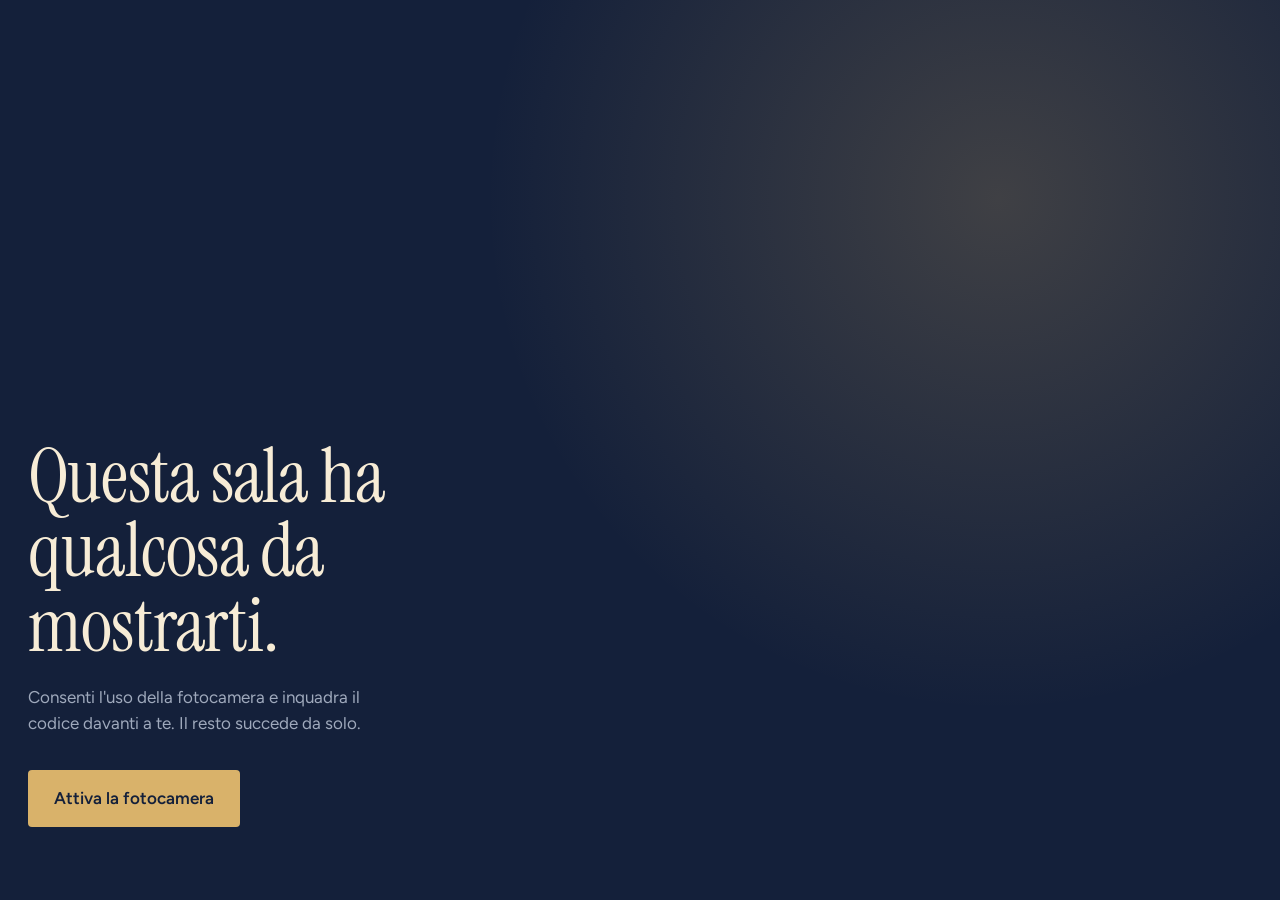
<file: index.html>
<!doctype html>
<html lang="it">
<head>
  <meta charset="utf-8">
  <meta name="viewport" content="width=device-width, initial-scale=1, viewport-fit=cover">
  <meta name="theme-color" content="#14203A">
  <title>La sala</title>
  <link rel="preload" href="fonts/instrument-serif-latin-400-normal.woff2" as="font" type="font/woff2" crossorigin>
  <link rel="stylesheet" href="css/style.css">
</head>
<body>
  <div id="stage">
    <video id="video" playsinline muted autoplay></video>
    <canvas id="gl"></canvas>
  </div>
  <div id="veil"></div>

  <section id="intro">
    <p class="posto" id="posto"></p>
    <h1 id="titolo">Questa sala ha qualcosa da mostrarti.</h1>
    <p class="guida">Consenti l'uso della fotocamera e inquadra il codice davanti a te. Il resto succede da solo.</p>
    <button id="avvia" type="button">Attiva la fotocamera</button>
    <p class="errore" id="errore" role="alert"></p>
  </section>

  <div id="hint" aria-live="polite"></div>
  <div id="conn" data-stato="attesa">In collegamento</div>

  <script src="config.js"></script>
  <script src="vendor/jsQR.js"></script>
  <script src="vendor/mqtt.min.js"></script>
  <script type="module" src="js/app.js"></script>
</body>
</html>
</file>
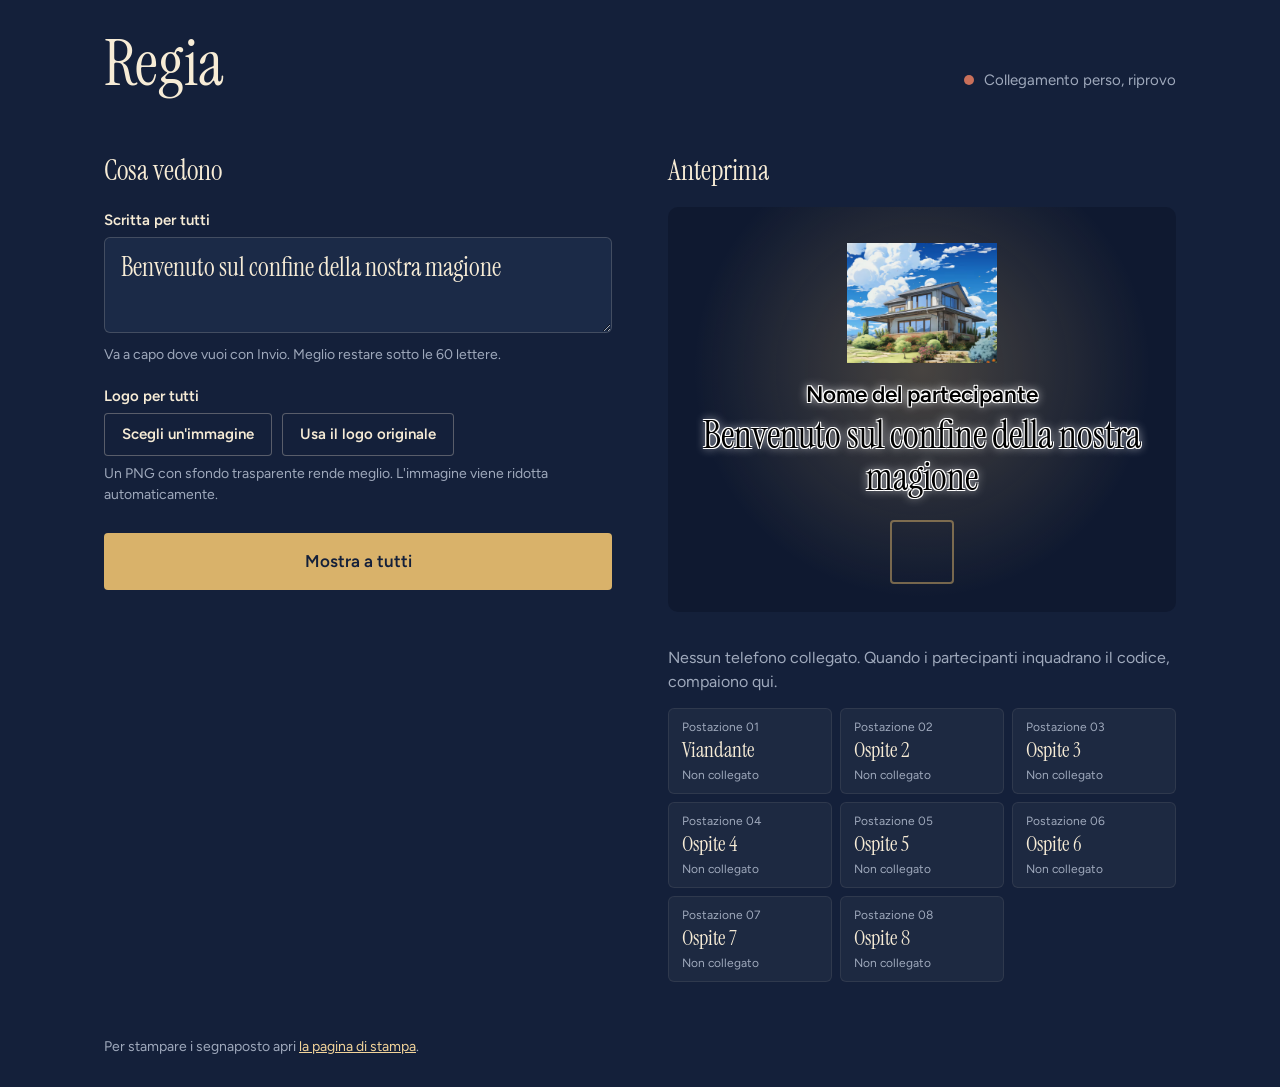
<file: regia.html>
<!doctype html>
<html lang="it">
<head>
  <meta charset="utf-8">
  <meta name="viewport" content="width=device-width, initial-scale=1, viewport-fit=cover">
  <meta name="theme-color" content="#14203A">
  <title>Regia della sala</title>
  <link rel="stylesheet" href="css/style.css">
  <style>
    body { overflow: auto; }
    .regia {
      display: grid; grid-template-columns: minmax(0, 1fr) minmax(0, 1fr); gap: 56px;
      padding: max(32px, env(safe-area-inset-top)) clamp(20px, 5vw, 64px) max(32px, env(safe-area-inset-bottom));
      max-width: 1200px; margin: 0 auto;
    }
    header { grid-column: 1 / -1; display: flex; align-items: baseline; justify-content: space-between; gap: 20px; flex-wrap: wrap; }
    h1 { font-family: var(--serif); font-weight: 400; font-size: clamp(40px, 6vw, 64px); line-height: 1; }
    h2 { font-family: var(--serif); font-weight: 400; font-size: 28px; margin-bottom: 18px; }
    .stato { display: flex; align-items: center; gap: 10px; font-size: 15px; color: var(--nebbia); }
    .stato::before { content: ""; width: 10px; height: 10px; border-radius: 50%; background: #8A8F99; }
    .stato[data-stato="on"]::before { background: var(--ottone); box-shadow: 0 0 12px var(--ottone); }
    .stato[data-stato="off"]::before { background: #C9705A; }

    label { display: block; font-weight: 600; font-size: 15px; margin: 22px 0 8px; }
    textarea {
      width: 100%; min-height: 96px; resize: vertical; padding: 14px 16px;
      font: 400 26px/1.2 var(--serif); color: var(--avorio);
      background: var(--inchiostro-2); border: 1px solid rgba(247, 236, 214, 0.18); border-radius: 6px;
    }
    textarea:focus-visible, button:focus-visible, .file:focus-within { outline: 2px solid var(--ottone); outline-offset: 2px; }
    .aiuto { font-size: 14px; color: var(--nebbia); margin-top: 8px; line-height: 1.45; }
    .riga { display: flex; gap: 10px; flex-wrap: wrap; align-items: center; }
    .file {
      position: relative; display: inline-flex; align-items: center; cursor: pointer;
      font: 600 15px/1 var(--sans); padding: 14px 18px; border-radius: 4px;
      box-shadow: inset 0 0 0 1px rgba(247, 236, 214, 0.3);
    }
    .file input { position: absolute; inset: 0; opacity: 0; cursor: pointer; }
    button { font: 600 15px/1 var(--sans); cursor: pointer; border: 0; border-radius: 4px; padding: 14px 18px; }
    button.secondario { background: transparent; color: var(--avorio); box-shadow: inset 0 0 0 1px rgba(247, 236, 214, 0.3); }
    button.primario { width: 100%; margin-top: 28px; padding: 20px; font-size: 17px; background: var(--ottone); color: var(--inchiostro); }
    button:disabled { opacity: 0.45; cursor: default; }
    .esito { min-height: 1.4em; margin-top: 12px; font-size: 15px; color: var(--ottone-chiaro); }
    .esito.errore { color: #F5B4A0; }

    /* Anteprima: come appare sopra il segnaposto */
    .anteprima {
      border-radius: 10px; padding: 36px 24px 28px; text-align: center;
      background: radial-gradient(circle at 50% 40%, rgba(217, 178, 106, 0.28), transparent 65%), #0F1930;
    }
    .anteprima img { max-width: 60%; max-height: 120px; object-fit: contain; display: block; margin: 0 auto 18px; }
    .anteprima .nome { font-weight: 500; font-size: 15px; color: var(--ottone-chiaro); margin-bottom: 6px; }
    .anteprima .testo { font-family: var(--serif); font-size: 32px; line-height: 1.1; white-space: pre-line; text-shadow: 0 0 18px rgba(217, 178, 106, 0.6); }
    .anteprima .qr { width: 64px; height: 64px; margin: 22px auto 0; border: 2px solid var(--ottone); border-radius: 4px; opacity: 0.5; }

    .riepilogo { font-size: 16px; line-height: 1.5; color: var(--nebbia); margin: 34px 0 14px; }
    .riepilogo strong { color: var(--avorio); font-weight: 600; }
    ul.posti { list-style: none; padding: 0; display: grid; grid-template-columns: repeat(auto-fill, minmax(140px, 1fr)); gap: 8px; }
    ul.posti li { padding: 12px 14px; border-radius: 6px; background: rgba(247, 236, 214, 0.04); box-shadow: inset 0 0 0 1px rgba(247, 236, 214, 0.08); }
    ul.posti .n { font-size: 12px; color: var(--nebbia); }
    ul.posti .chi { font-family: var(--serif); font-size: 21px; margin: 2px 0 4px; }
    ul.posti .s { font-size: 12px; color: var(--nebbia); }
    ul.posti li[data-s="collegato"] { box-shadow: inset 0 0 0 1px rgba(217, 178, 106, 0.45); }
    ul.posti li[data-s="vede"] { background: rgba(217, 178, 106, 0.16); box-shadow: inset 0 0 0 1px var(--ottone); }
    ul.posti li[data-s="collegato"] .s, ul.posti li[data-s="vede"] .s { color: var(--ottone-chiaro); }
    .piede { grid-column: 1 / -1; font-size: 14px; color: var(--nebbia); }
    .piede a { color: var(--ottone-chiaro); }
    @media (max-width: 860px) { .regia { grid-template-columns: 1fr; gap: 36px; } }
  </style>
</head>
<body>
  <main class="regia">
    <header>
      <h1>Regia</h1>
      <div class="stato" id="stato" data-stato="attesa">In collegamento alla sala</div>
    </header>

    <section aria-labelledby="t-cont">
      <h2 id="t-cont">Cosa vedono</h2>
      <label for="testo">Scritta per tutti</label>
      <textarea id="testo" maxlength="120"></textarea>
      <p class="aiuto">Va a capo dove vuoi con Invio. Meglio restare sotto le 60 lettere.</p>

      <label>Logo per tutti</label>
      <div class="riga">
        <span class="file">Scegli un'immagine<input id="file" type="file" accept="image/png,image/jpeg,image/webp,image/svg+xml"></span>
        <button class="secondario" id="originale" type="button">Usa il logo originale</button>
      </div>
      <p class="aiuto">Un PNG con sfondo trasparente rende meglio. L'immagine viene ridotta automaticamente.</p>

      <button class="primario" id="pubblica" type="button">Mostra a tutti</button>
      <p class="esito" id="esito" role="status"></p>
    </section>

    <section aria-labelledby="t-ant">
      <h2 id="t-ant">Anteprima</h2>
      <div class="anteprima" aria-hidden="true">
        <img id="antLogo" alt="">
        <div class="nome">Nome del partecipante</div>
        <div class="testo" id="antTesto"></div>
        <div class="qr"></div>
      </div>
      <p class="riepilogo" id="riepilogo">Nessun telefono collegato. Quando i partecipanti inquadrano il codice, compaiono qui.</p>
      <ul class="posti" id="posti"></ul>
    </section>

    <p class="piede">Per stampare i segnaposto apri <a href="stampa.html">la pagina di stampa</a>.</p>
  </main>

  <script src="config.js"></script>
  <script src="vendor/mqtt.min.js"></script>
  <script>
    const CFG = window.SALA_CONFIG;
    const topic = k => `sala-ar/${CFG.stanza}/${k}`;
    const $ = id => document.getElementById(id);
    const testo = $('testo'), esito = $('esito');
    let logoBozza = null;       // null = logo originale del file
    let client = null;

    testo.value = CFG.testo;
    // Anteprima con gli stessi colori e proporzioni della realtà aumentata
    (() => {
      const A = CFG.aspetto || {};
      const bordo = A.contorno ? `-1px -1px 0 ${A.contorno}, 1px -1px 0 ${A.contorno}, -1px 1px 0 ${A.contorno}, 1px 1px 0 ${A.contorno}, 0 0 10px ${A.contorno}` : '';
      const t = $('antTesto'), n = document.querySelector('.anteprima .nome');
      if (A.coloreScritta) t.style.color = A.coloreScritta;
      if (A.coloreNome) n.style.color = A.coloreNome;
      if (bordo) { t.style.textShadow = bordo; n.style.textShadow = bordo; }
      t.style.fontSize = 32 * (A.grandezzaScritta || 1) * 0.8 + 'px';
      n.style.fontSize = 15 * (A.grandezzaNome || 1) + 'px';
      n.style.fontWeight = 600;
      $('antLogo').style.maxHeight = 120 * (A.grandezzaLogo || 1) + 'px';
    })();
    const aggiornaAnteprima = () => {
      $('antTesto').textContent = testo.value || ' ';
      $('antLogo').src = logoBozza || CFG.logo;
    };
    testo.addEventListener('input', aggiornaAnteprima);
    aggiornaAnteprima();

    // Riduce l'immagine per inviarla velocemente a tutti i telefoni
    $('file').addEventListener('change', e => {
      const f = e.target.files[0]; if (!f) return;
      const img = new Image();
      img.onload = () => {
        const max = 512, k = Math.min(1, max / Math.max(img.width || max, img.height || max));
        const c = document.createElement('canvas');
        c.width = Math.round((img.width || max) * k); c.height = Math.round((img.height || max) * k);
        c.getContext('2d').drawImage(img, 0, 0, c.width, c.height);
        let url = c.toDataURL('image/png');
        if (url.length > 180000) {
          const w = c.toDataURL('image/webp', 0.9);
          if (w.startsWith('data:image/webp') && w.length < url.length) url = w;
        }
        if (url.length > 180000) url = c.toDataURL('image/jpeg', 0.85); // ultimo tentativo, senza trasparenza
        logoBozza = url; aggiornaAnteprima();
        esito.className = 'esito'; esito.textContent = 'Logo pronto. Premi "Mostra a tutti" per inviarlo.';
        URL.revokeObjectURL(img.src);
      };
      img.onerror = () => { esito.className = 'esito errore'; esito.textContent = 'Questa immagine non si apre. Prova con un PNG o un JPG.'; };
      img.src = URL.createObjectURL(f);
      e.target.value = '';
    });
    $('originale').onclick = () => { logoBozza = null; aggiornaAnteprima(); esito.className = 'esito'; esito.textContent = 'Tornerà il logo originale. Premi "Mostra a tutti".'; };

    let logoInviato;
    $('pubblica').onclick = () => {
      if (!client || !client.connected) { esito.className = 'esito errore'; esito.textContent = 'Regia non collegata: controlla la rete e riprova.'; return; }
      client.publish(topic('testo'), JSON.stringify({ testo: testo.value, t: Date.now() }), { retain: true, qos: 1 });
      if (logoBozza !== logoInviato) {
        client.publish(topic('logo'), JSON.stringify({ logo: logoBozza, t: Date.now() }), { retain: true, qos: 1 });
        logoInviato = logoBozza;
      }
      esito.className = 'esito'; esito.textContent = 'Inviato. I telefoni si aggiornano in un attimo.';
    };

    // Postazioni
    const posti = $('posti');
    for (const [n, d] of Object.entries(CFG.postazioni)) {
      const li = document.createElement('li');
      li.dataset.p = n; li.dataset.s = 'assente';
      li.innerHTML = `<div class="n">Postazione ${n}</div><div class="chi"></div><div class="s">Non collegato</div>`;
      li.querySelector('.chi').textContent = d.nome;
      posti.appendChild(li);
    }
    const presenze = new Map();
    setInterval(() => {
      const ora = Date.now();
      for (const [id, v] of presenze) if (ora - v.t > 12000) presenze.delete(id);
      const perPosto = {}; let tot = 0, vedono = 0;
      for (const v of presenze.values()) {
        tot++; if (v.vede) vedono++;
        if (v.p && perPosto[v.p] !== 'vede') perPosto[v.p] = v.vede ? 'vede' : 'collegato';
      }
      posti.querySelectorAll('li').forEach(li => {
        const s = perPosto[li.dataset.p] || 'assente';
        li.dataset.s = s;
        li.querySelector('.s').textContent = s === 'vede' ? 'Sta guardando' : s === 'collegato' ? 'Collegato' : 'Non collegato';
      });
      $('riepilogo').innerHTML = tot
        ? `<strong>${tot}</strong> ${tot === 1 ? 'telefono collegato' : 'telefoni collegati'}, <strong>${vedono}</strong> ${vedono === 1 ? 'sta' : 'stanno'} guardando la realtà aumentata.`
        : 'Nessun telefono collegato. Quando i partecipanti inquadrano il codice, compaiono qui.';
    }, 1000);

    // Collegamento
    const stato = $('stato');
    const imposta = (s, t) => { stato.dataset.stato = s; stato.textContent = t; };
    client = mqtt.connect(CFG.broker, { clientId: 'regia-' + Math.random().toString(36).slice(2, 8), clean: true, reconnectPeriod: 2500, connectTimeout: 8000 });
    client.on('connect', () => { imposta('on', 'Collegata alla sala'); client.subscribe([topic('testo'), topic('logo'), topic('presenza')]); });
    client.on('reconnect', () => imposta('attesa', 'In collegamento alla sala'));
    client.on('offline', () => imposta('off', 'Collegamento perso, riprovo'));
    let primoTesto = true, primoLogo = true;
    client.on('message', (t, m) => {
      try {
        const d = JSON.parse(m.toString());
        // All'apertura la regia riprende quello che i telefoni stanno già mostrando
        if (t === topic('testo') && primoTesto) { primoTesto = false; testo.value = d.testo; aggiornaAnteprima(); }
        if (t === topic('logo') && primoLogo) { primoLogo = false; logoBozza = d.logo || null; logoInviato = logoBozza; aggiornaAnteprima(); }
        if (t === topic('presenza') && d.id) presenze.set(d.id, { p: d.p, vede: d.vede, t: Date.now() });
      } catch (e) {}
    });
  </script>
</body>
</html>
</file>
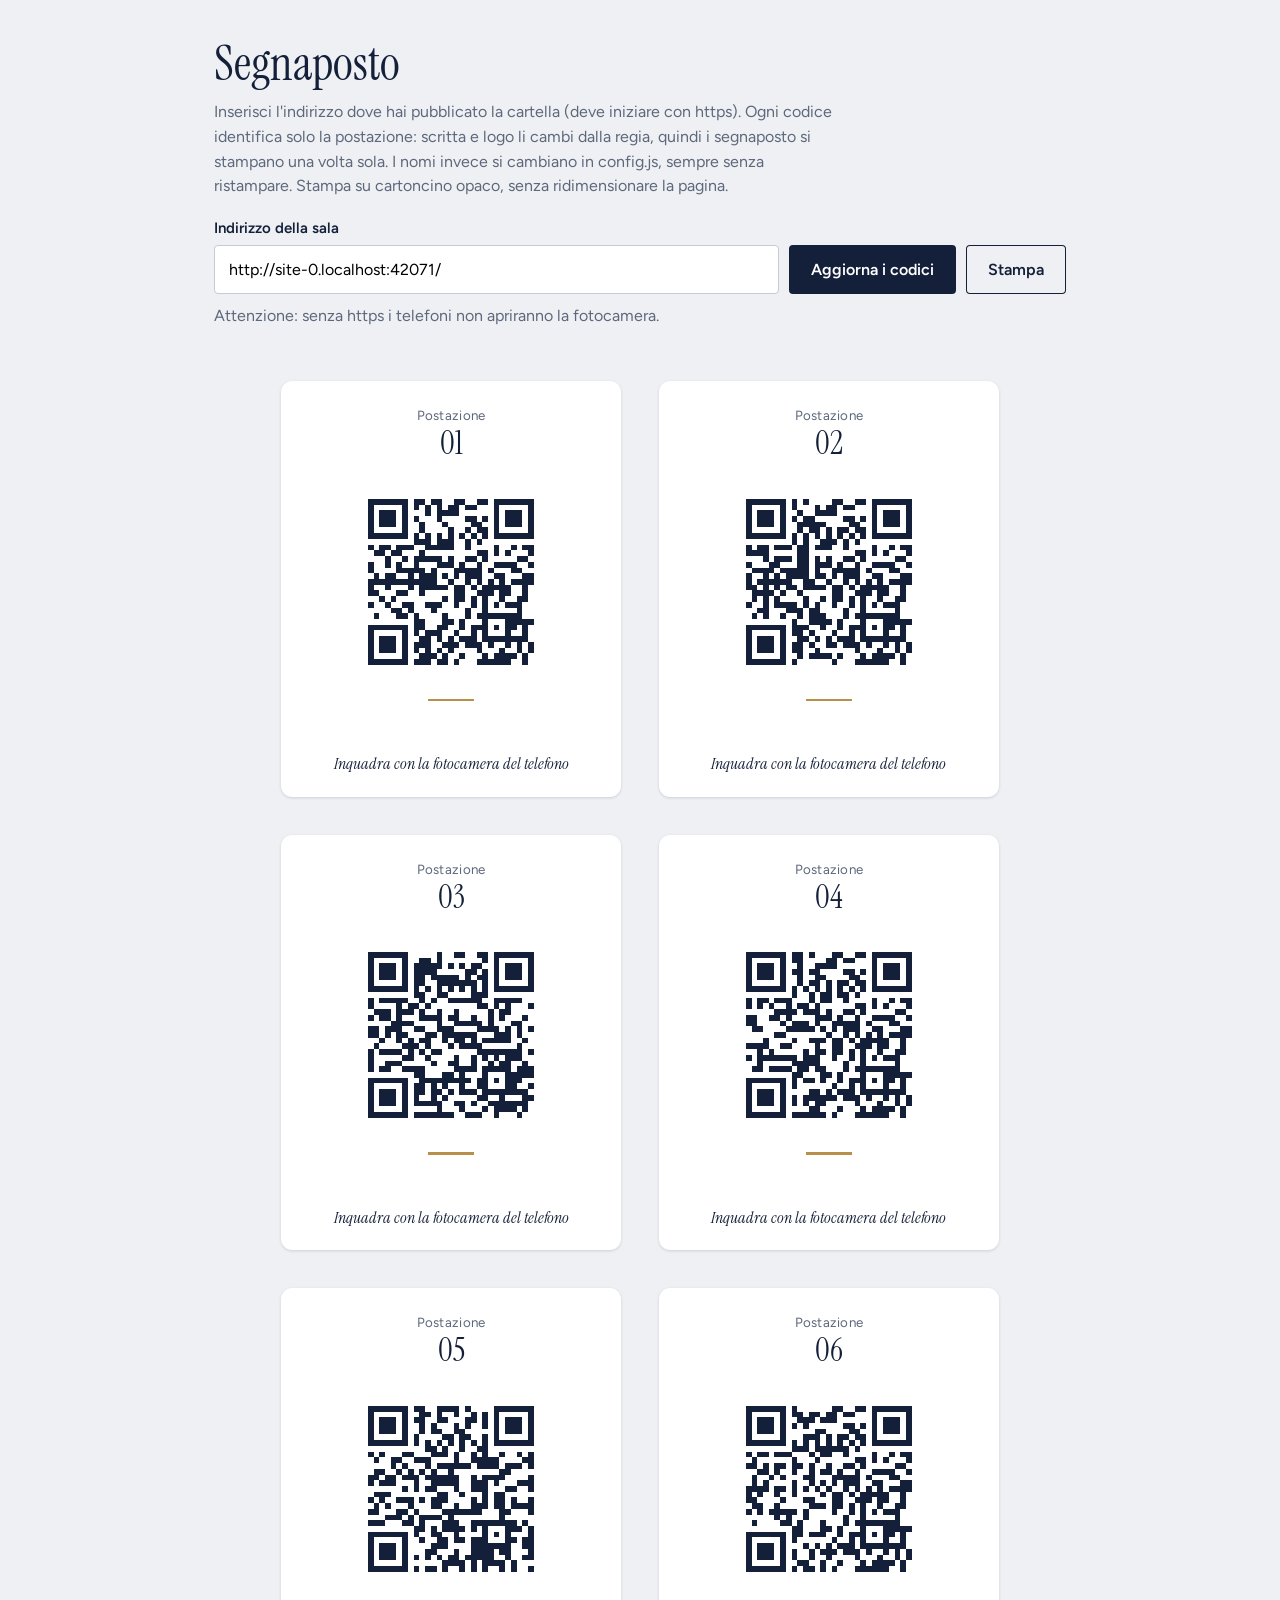
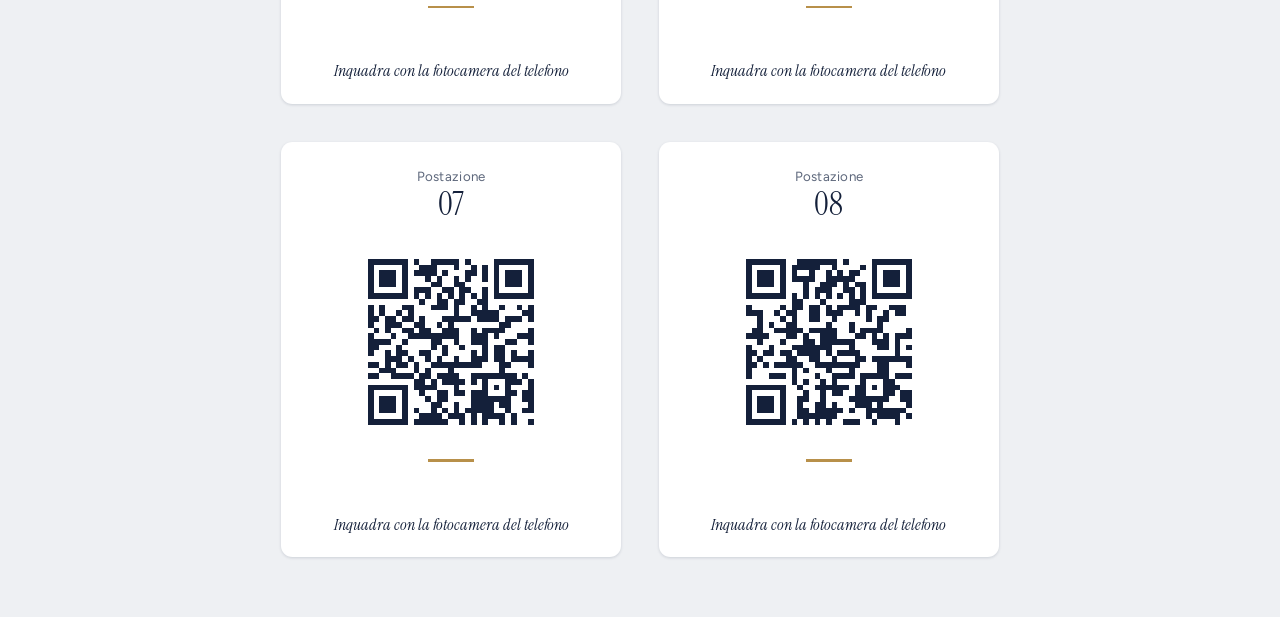
<file: stampa.html>
<!doctype html>
<html lang="it">
<head>
  <meta charset="utf-8">
  <meta name="viewport" content="width=device-width, initial-scale=1">
  <title>Stampa segnaposto</title>
  <style>
    @font-face { font-family: "Instrument Serif"; font-weight: 400; src: url(fonts/instrument-serif-latin-400-normal.woff2) format("woff2"); }
    @font-face { font-family: "Instrument Serif"; font-style: italic; font-weight: 400; src: url(fonts/instrument-serif-latin-400-italic.woff2) format("woff2"); }
    @font-face { font-family: "Figtree"; font-weight: 300 900; src: url(fonts/figtree-latin-wght-normal.woff2) format("woff2"); }
    :root { --inchiostro: #14203A; --ottone: #B8904A; --nebbia: #5E687C; }
    * { box-sizing: border-box; margin: 0; }
    body { font-family: "Figtree", system-ui, sans-serif; color: var(--inchiostro); background: #EEF0F3; }
    .pannello { max-width: 900px; margin: 0 auto; padding: 40px 24px 24px; }
    h1 { font-family: "Instrument Serif", Georgia, serif; font-weight: 400; font-size: 48px; line-height: 1; margin-bottom: 12px; }
    .pannello p { font-size: 16px; line-height: 1.55; color: var(--nebbia); max-width: 62ch; margin-bottom: 20px; }
    label { display: block; font-weight: 600; font-size: 15px; margin-bottom: 8px; }
    .riga { display: flex; gap: 10px; flex-wrap: wrap; }
    input { flex: 1; min-width: 260px; font: 16px "Figtree", sans-serif; padding: 14px; border: 1px solid #C5CAD3; border-radius: 4px; }
    button { font: 600 16px "Figtree", sans-serif; padding: 14px 22px; border: 0; border-radius: 4px; background: var(--inchiostro); color: #fff; cursor: pointer; }
    button.secondario { background: transparent; color: var(--inchiostro); box-shadow: inset 0 0 0 1px var(--inchiostro); }
    button:focus-visible, input:focus-visible { outline: 2px solid var(--ottone); outline-offset: 2px; }
    .avviso { font-size: 14px; color: #9A4B2F; margin-top: 10px; min-height: 1em; }

    .fogli { max-width: 900px; margin: 0 auto; padding: 8px 24px 60px; display: grid; grid-template-columns: repeat(auto-fill, 9cm); gap: 10mm; justify-content: center; }
    .carta {
      width: 9cm; height: 11cm; background: #fff; border-radius: 3mm;
      padding: 7mm 6mm 6mm; display: flex; flex-direction: column; align-items: center; text-align: center;
      box-shadow: 0 1px 3px rgba(20, 32, 58, 0.15); break-inside: avoid;
    }
    .carta .num { font-size: 10pt; color: var(--nebbia); letter-spacing: 0.02em; }
    .carta .nome { font-family: "Instrument Serif", Georgia, serif; font-size: 24pt; line-height: 1.05; margin: 1mm 0 4mm; }
    .carta svg { width: 5.6cm; height: 5.6cm; display: block; }
    .carta .guida { font-family: "Instrument Serif", serif; font-style: italic; font-size: 12pt; margin-top: auto; color: var(--inchiostro); }
    .carta .filo { width: 12mm; height: 0.6mm; background: var(--ottone); margin: 3mm 0 2mm; }

    .centro {
      grid-column: 1 / -1; justify-self: center;
      width: 19cm; background: #fff; border-radius: 3mm; padding: 14mm 10mm 12mm;
      display: flex; flex-direction: column; align-items: center; text-align: center;
      box-shadow: 0 1px 3px rgba(20, 32, 58, 0.15); break-before: page; break-inside: avoid;
    }
    .centro svg { width: 16cm; height: 16cm; }
    .centro .nome { font-family: "Instrument Serif", serif; font-size: 30pt; margin-bottom: 6mm; }
    .centro .guida { font-size: 11pt; color: var(--nebbia); margin-top: 6mm; max-width: 60ch; }

    @page { size: A4; margin: 10mm; }
    @media print {
      body { background: #fff; }
      .pannello { display: none; }
      .fogli { padding: 0; gap: 8mm; grid-template-columns: repeat(2, 9cm); }
      .carta, .centro { box-shadow: 0 0 0 0.2mm #C5CAD3; }
    }
  </style>
</head>
<body>
  <section class="pannello">
    <h1>Segnaposto</h1>
    <p>Inserisci l'indirizzo dove hai pubblicato la cartella (deve iniziare con https). Ogni codice identifica solo la postazione: scritta e logo li cambi dalla regia, quindi i segnaposto si stampano una volta sola. I nomi invece si cambiano in config.js, sempre senza ristampare. Stampa su cartoncino opaco, senza ridimensionare la pagina.</p>
    <label for="url">Indirizzo della sala</label>
    <div class="riga">
      <input id="url" type="url" inputmode="url" autocomplete="off">
      <button id="genera" type="button">Aggiorna i codici</button>
      <button id="stampa" class="secondario" type="button">Stampa</button>
    </div>
    <p class="avviso" id="avviso"></p>
  </section>
  <section class="fogli" id="fogli"></section>

  <script src="config.js"></script>
  <script src="vendor/qrcode.js"></script>
  <script>
    const CFG = window.SALA_CONFIG;
    const campo = document.getElementById('url');
    const base = location.href.replace(/[^/]*([?#].*)?$/, '');
    campo.value = base;

    function svgQR(testo) {
      const q = qrcode(0, 'M'); q.addData(testo); q.make();
      const n = q.getModuleCount(), m = 4, tot = n + m * 2;
      let d = '';
      for (let r = 0; r < n; r++) for (let c = 0; c < n; c++) if (q.isDark(r, c)) d += `M${c + m} ${r + m}h1v1h-1z`;
      return `<svg viewBox="0 0 ${tot} ${tot}" xmlns="http://www.w3.org/2000/svg" shape-rendering="crispEdges" role="img" aria-label="Codice QR"><rect width="${tot}" height="${tot}" fill="#fff"/><path d="${d}" fill="#14203A"/></svg>`;
    }
    function link(p) {
      const u = new URL(campo.value.trim() || base);
      if (!u.pathname.endsWith('/') && !u.pathname.endsWith('.html')) u.pathname += '/';
      u.search = '?p=' + encodeURIComponent(p);
      return u.toString();
    }
    function esc(s) { return String(s).replace(/[&<>"]/g, c => ({ '&': '&amp;', '<': '&lt;', '>': '&gt;', '"': '&quot;' }[c])); }

    function genera() {
      const avviso = document.getElementById('avviso');
      avviso.textContent = '';
      try { new URL(campo.value.trim()); } catch (e) { avviso.textContent = 'L\'indirizzo non è valido. Esempio: https://sala.tuodominio.it/'; return; }
      if (!campo.value.trim().startsWith('https://')) avviso.textContent = 'Attenzione: senza https i telefoni non apriranno la fotocamera.';
      let html = '';
      for (const [n, d] of Object.entries(CFG.postazioni)) {
        html += `<article class="carta"><div class="num">Postazione</div><div class="nome">${esc(n)}</div>${svgQR(link(n))}<div class="filo"></div><div class="guida">Inquadra con la fotocamera del telefono</div></article>`;
      }
      document.getElementById('fogli').innerHTML = html;
    }
    document.getElementById('genera').onclick = genera;
    document.getElementById('stampa').onclick = () => window.print();
    campo.addEventListener('keydown', e => { if (e.key === 'Enter') genera(); });
    genera();
  </script>
</body>
</html>
</file>
<file: css/style.css>
@font-face { font-family: "Instrument Serif"; font-style: normal; font-weight: 400; font-display: swap; src: url(../fonts/instrument-serif-latin-400-normal.woff2) format("woff2"); }
@font-face { font-family: "Instrument Serif"; font-style: italic; font-weight: 400; font-display: swap; src: url(../fonts/instrument-serif-latin-400-italic.woff2) format("woff2"); }
@font-face { font-family: "Figtree"; font-style: normal; font-weight: 300 900; font-display: swap; src: url(../fonts/figtree-latin-wght-normal.woff2) format("woff2"); }

:root {
  --inchiostro: #14203A;
  --inchiostro-2: #1B2A47;
  --ottone: #D9B26A;
  --ottone-chiaro: #F2D49A;
  --avorio: #F7ECD6;
  --nebbia: #9FA9BC;
  --serif: "Instrument Serif", Georgia, serif;
  --sans: "Figtree", "Segoe UI", system-ui, sans-serif;
}
* { box-sizing: border-box; margin: 0; }
html, body { height: 100%; }
body {
  background: var(--inchiostro);
  color: var(--avorio);
  font-family: var(--sans);
  -webkit-font-smoothing: antialiased;
  overflow: hidden;
  touch-action: manipulation;
}

#stage { position: fixed; overflow: hidden; }
#stage video, #stage canvas { position: absolute; inset: 0; width: 100%; height: 100%; }
#stage video { object-fit: fill; }

/* Leggera vignettatura: la fotocamera diventa "sala" */
#veil {
  position: fixed; inset: 0; pointer-events: none;
  background: radial-gradient(ellipse at 50% 45%, transparent 45%, rgba(20, 32, 58, 0.55) 100%);
  opacity: 0; transition: opacity 1.2s ease;
}
body.attiva #veil { opacity: 1; }

#intro {
  position: fixed; inset: 0;
  display: flex; flex-direction: column; justify-content: flex-end;
  padding: max(28px, env(safe-area-inset-top)) 28px max(40px, calc(env(safe-area-inset-bottom) + 28px));
  background:
    radial-gradient(circle at 78% 22%, rgba(217, 178, 106, 0.22), transparent 42%),
    var(--inchiostro);
  transition: opacity 0.9s ease, visibility 0.9s;
}
body.attiva #intro { opacity: 0; visibility: hidden; }
#intro .posto { font-size: 15px; color: var(--ottone-chiaro); letter-spacing: 0.02em; margin-bottom: 18px; }
#intro h1 {
  font-family: var(--serif); font-weight: 400;
  font-size: clamp(44px, 12vw, 76px); line-height: 0.98; letter-spacing: -0.01em;
  max-width: 11ch; margin-bottom: 22px;
}
#intro p.guida { font-size: 17px; line-height: 1.5; color: var(--nebbia); max-width: 32ch; margin-bottom: 34px; }
#intro button {
  appearance: none; border: 0; cursor: pointer;
  font: 600 17px/1 var(--sans);
  color: var(--inchiostro); background: var(--ottone);
  padding: 20px 26px; border-radius: 4px;
  align-self: flex-start;
  box-shadow: 0 0 0 0 rgba(217, 178, 106, 0.5);
  animation: respiro 2.8s ease-in-out infinite;
}
#intro button:focus-visible { outline: 2px solid var(--avorio); outline-offset: 4px; }
#intro button:disabled { opacity: 0.6; animation: none; }
#intro .errore { margin-top: 18px; font-size: 15px; line-height: 1.5; color: #F5B4A0; max-width: 36ch; min-height: 1em; }
@keyframes respiro { 50% { box-shadow: 0 0 0 14px rgba(217, 178, 106, 0); } }

#hint {
  position: fixed; left: 50%; bottom: max(34px, calc(env(safe-area-inset-bottom) + 20px));
  transform: translateX(-50%);
  font-family: var(--serif); font-style: italic; font-size: 21px;
  color: var(--avorio); text-align: center; width: max-content; max-width: 88vw;
  padding: 12px 20px; border-radius: 40px;
  background: rgba(20, 32, 58, 0.62);
  backdrop-filter: blur(8px); -webkit-backdrop-filter: blur(8px);
  opacity: 0; transition: opacity 0.6s ease; pointer-events: none;
}
#hint.visibile { opacity: 1; }

#conn {
  position: fixed; top: max(16px, env(safe-area-inset-top)); left: 16px;
  display: flex; align-items: center; gap: 8px;
  font-size: 13px; color: var(--nebbia);
  padding: 7px 12px 7px 10px; border-radius: 20px; background: rgba(20, 32, 58, 0.5);
  opacity: 0; transition: opacity 0.6s;
}
body.attiva #conn { opacity: 1; }
#conn::before { content: ""; width: 8px; height: 8px; border-radius: 50%; background: #8A8F99; }
#conn[data-stato="on"]::before { background: var(--ottone); box-shadow: 0 0 10px var(--ottone); }
#conn[data-stato="off"]::before { background: #C9705A; }

@media (prefers-reduced-motion: reduce) {
  #intro button { animation: none; }
}
</file>
